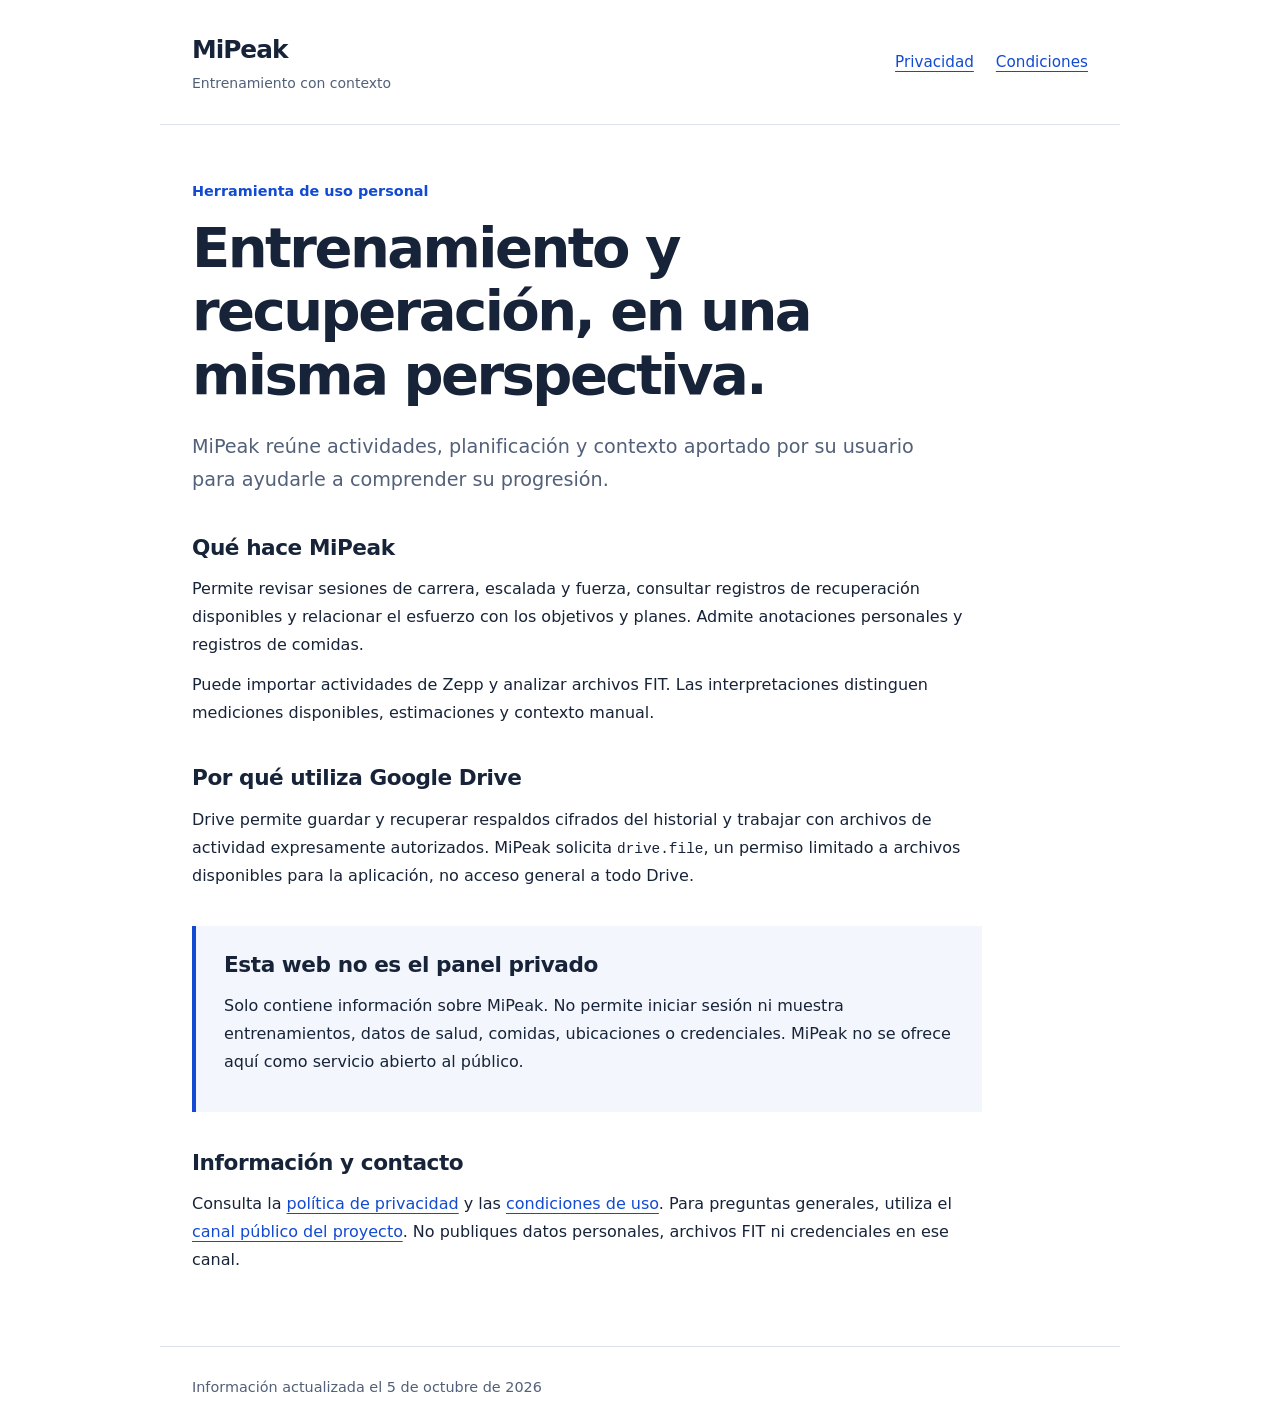
<file: index.html>
<!doctype html>
<html lang="es"><head><meta charset="utf-8"><meta name="viewport" content="width=device-width,initial-scale=1"><meta name="description" content="MiPeak: información sobre una herramienta personal de entrenamiento y recuperación."><title>MiPeak · Información</title><link rel="stylesheet" href="style.css"><link rel="icon" href="favicon.svg"></head><body>
<header><a class="brand" href="index.html">MiPeak<span>Entrenamiento con contexto</span></a><nav aria-label="Información"><a href="privacy.html">Privacidad</a><a href="terms.html">Condiciones</a></nav></header>
<main><p class="eyebrow">Herramienta de uso personal</p><h1>Entrenamiento y recuperación, en una misma perspectiva.</h1><p class="lead">MiPeak reúne actividades, planificación y contexto aportado por su usuario para ayudarle a comprender su progresión.</p>
<section><h2>Qué hace MiPeak</h2><p>Permite revisar sesiones de carrera, escalada y fuerza, consultar registros de recuperación disponibles y relacionar el esfuerzo con los objetivos y planes. Admite anotaciones personales y registros de comidas.</p><p>Puede importar actividades de Zepp y analizar archivos FIT. Las interpretaciones distinguen mediciones disponibles, estimaciones y contexto manual.</p></section>
<section><h2>Por qué utiliza Google Drive</h2><p>Drive permite guardar y recuperar respaldos cifrados del historial y trabajar con archivos de actividad expresamente autorizados. MiPeak solicita <code>drive.file</code>, un permiso limitado a archivos disponibles para la aplicación, no acceso general a todo Drive.</p></section>
<aside><h2>Esta web no es el panel privado</h2><p>Solo contiene información sobre MiPeak. No permite iniciar sesión ni muestra entrenamientos, datos de salud, comidas, ubicaciones o credenciales. MiPeak no se ofrece aquí como servicio abierto al público.</p></aside>
<section><h2>Información y contacto</h2><p>Consulta la <a href="privacy.html">política de privacidad</a> y las <a href="terms.html">condiciones de uso</a>. Para preguntas generales, utiliza el <a href="https://github.com/herlazp/mipeak-info/issues">canal público del proyecto</a>. No publiques datos personales, archivos FIT ni credenciales en ese canal.</p></section></main><footer>Información actualizada el 5 de octubre de 2026</footer></body></html>
</file>
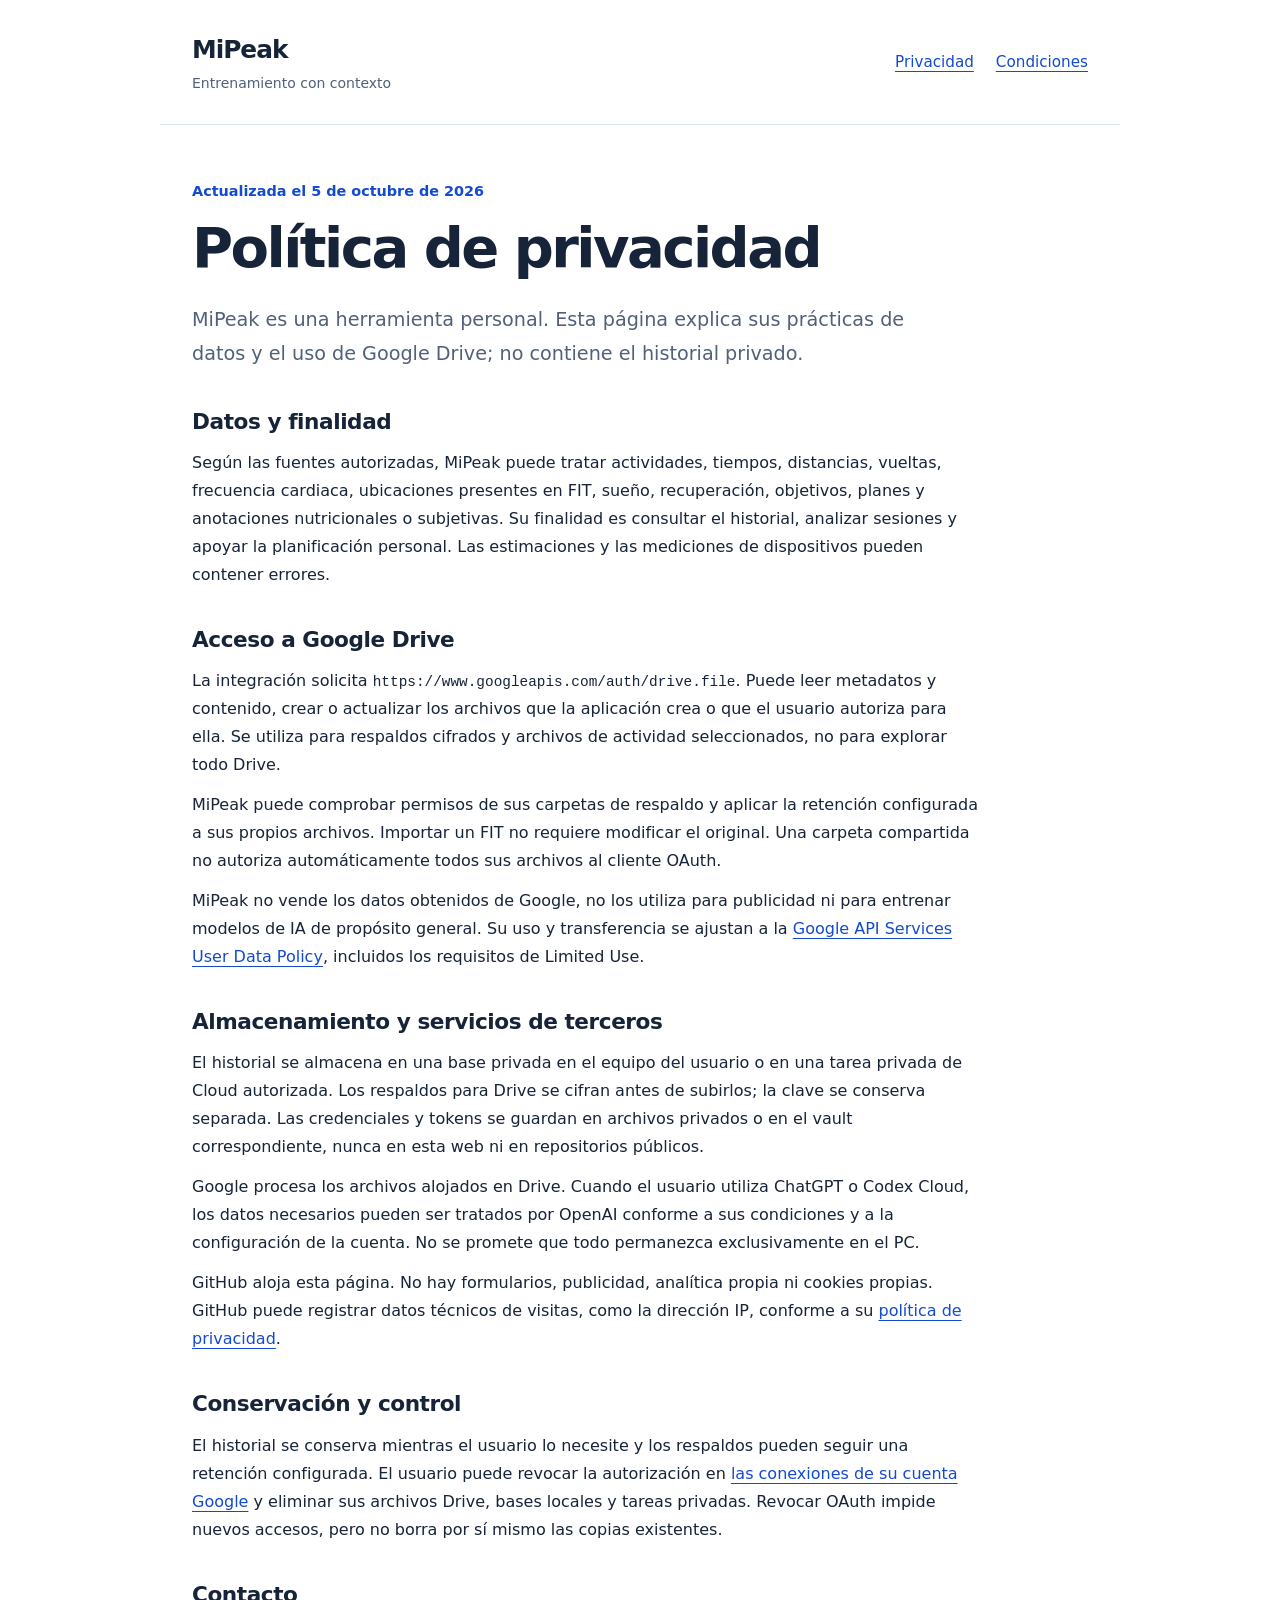
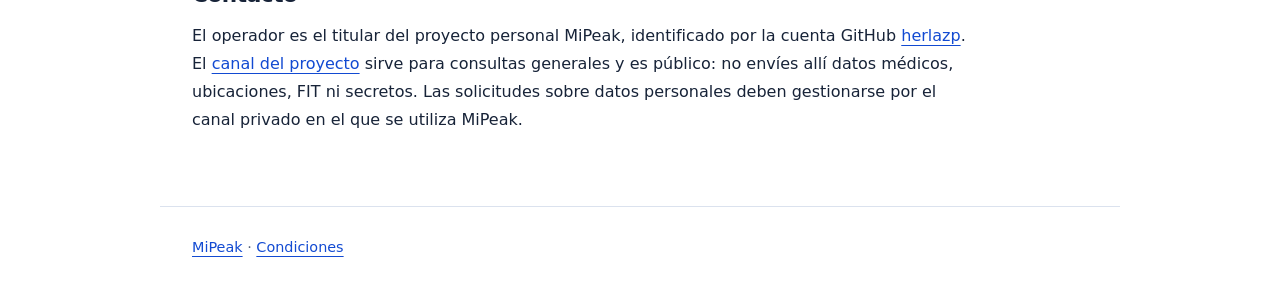
<file: privacy.html>
<!doctype html>
<html lang="es"><head><meta charset="utf-8"><meta name="viewport" content="width=device-width,initial-scale=1"><meta name="description" content="Tratamiento de datos y permisos de Google Drive en MiPeak."><title>Privacidad · MiPeak</title><link rel="stylesheet" href="style.css"><link rel="icon" href="favicon.svg"></head><body>
<header><a class="brand" href="index.html">MiPeak<span>Entrenamiento con contexto</span></a><nav aria-label="Información"><a href="privacy.html" aria-current="page">Privacidad</a><a href="terms.html">Condiciones</a></nav></header>
<main><p class="eyebrow">Actualizada el 5 de octubre de 2026</p><h1>Política de privacidad</h1><p class="lead">MiPeak es una herramienta personal. Esta página explica sus prácticas de datos y el uso de Google Drive; no contiene el historial privado.</p>
<section><h2>Datos y finalidad</h2><p>Según las fuentes autorizadas, MiPeak puede tratar actividades, tiempos, distancias, vueltas, frecuencia cardiaca, ubicaciones presentes en FIT, sueño, recuperación, objetivos, planes y anotaciones nutricionales o subjetivas. Su finalidad es consultar el historial, analizar sesiones y apoyar la planificación personal. Las estimaciones y las mediciones de dispositivos pueden contener errores.</p></section>
<section><h2>Acceso a Google Drive</h2><p>La integración solicita <code>https://www.googleapis.com/auth/drive.file</code>. Puede leer metadatos y contenido, crear o actualizar los archivos que la aplicación crea o que el usuario autoriza para ella. Se utiliza para respaldos cifrados y archivos de actividad seleccionados, no para explorar todo Drive.</p><p>MiPeak puede comprobar permisos de sus carpetas de respaldo y aplicar la retención configurada a sus propios archivos. Importar un FIT no requiere modificar el original. Una carpeta compartida no autoriza automáticamente todos sus archivos al cliente OAuth.</p><p>MiPeak no vende los datos obtenidos de Google, no los utiliza para publicidad ni para entrenar modelos de IA de propósito general. Su uso y transferencia se ajustan a la <a href="https://developers.google.com/terms/api-services-user-data-policy">Google API Services User Data Policy</a>, incluidos los requisitos de Limited Use.</p></section>
<section><h2>Almacenamiento y servicios de terceros</h2><p>El historial se almacena en una base privada en el equipo del usuario o en una tarea privada de Cloud autorizada. Los respaldos para Drive se cifran antes de subirlos; la clave se conserva separada. Las credenciales y tokens se guardan en archivos privados o en el vault correspondiente, nunca en esta web ni en repositorios públicos.</p><p>Google procesa los archivos alojados en Drive. Cuando el usuario utiliza ChatGPT o Codex Cloud, los datos necesarios pueden ser tratados por OpenAI conforme a sus condiciones y a la configuración de la cuenta. No se promete que todo permanezca exclusivamente en el PC.</p><p>GitHub aloja esta página. No hay formularios, publicidad, analítica propia ni cookies propias. GitHub puede registrar datos técnicos de visitas, como la dirección IP, conforme a su <a href="https://docs.github.com/en/site-policy/privacy-policies/github-general-privacy-statement">política de privacidad</a>.</p></section>
<section><h2>Conservación y control</h2><p>El historial se conserva mientras el usuario lo necesite y los respaldos pueden seguir una retención configurada. El usuario puede revocar la autorización en <a href="https://myaccount.google.com/connections">las conexiones de su cuenta Google</a> y eliminar sus archivos Drive, bases locales y tareas privadas. Revocar OAuth impide nuevos accesos, pero no borra por sí mismo las copias existentes.</p></section>
<section><h2>Contacto</h2><p>El operador es el titular del proyecto personal MiPeak, identificado por la cuenta GitHub <a href="https://github.com/herlazp">herlazp</a>. El <a href="https://github.com/herlazp/mipeak-info/issues">canal del proyecto</a> sirve para consultas generales y es público: no envíes allí datos médicos, ubicaciones, FIT ni secretos. Las solicitudes sobre datos personales deben gestionarse por el canal privado en el que se utiliza MiPeak.</p></section></main><footer><a href="index.html">MiPeak</a> · <a href="terms.html">Condiciones</a></footer></body></html>
</file>
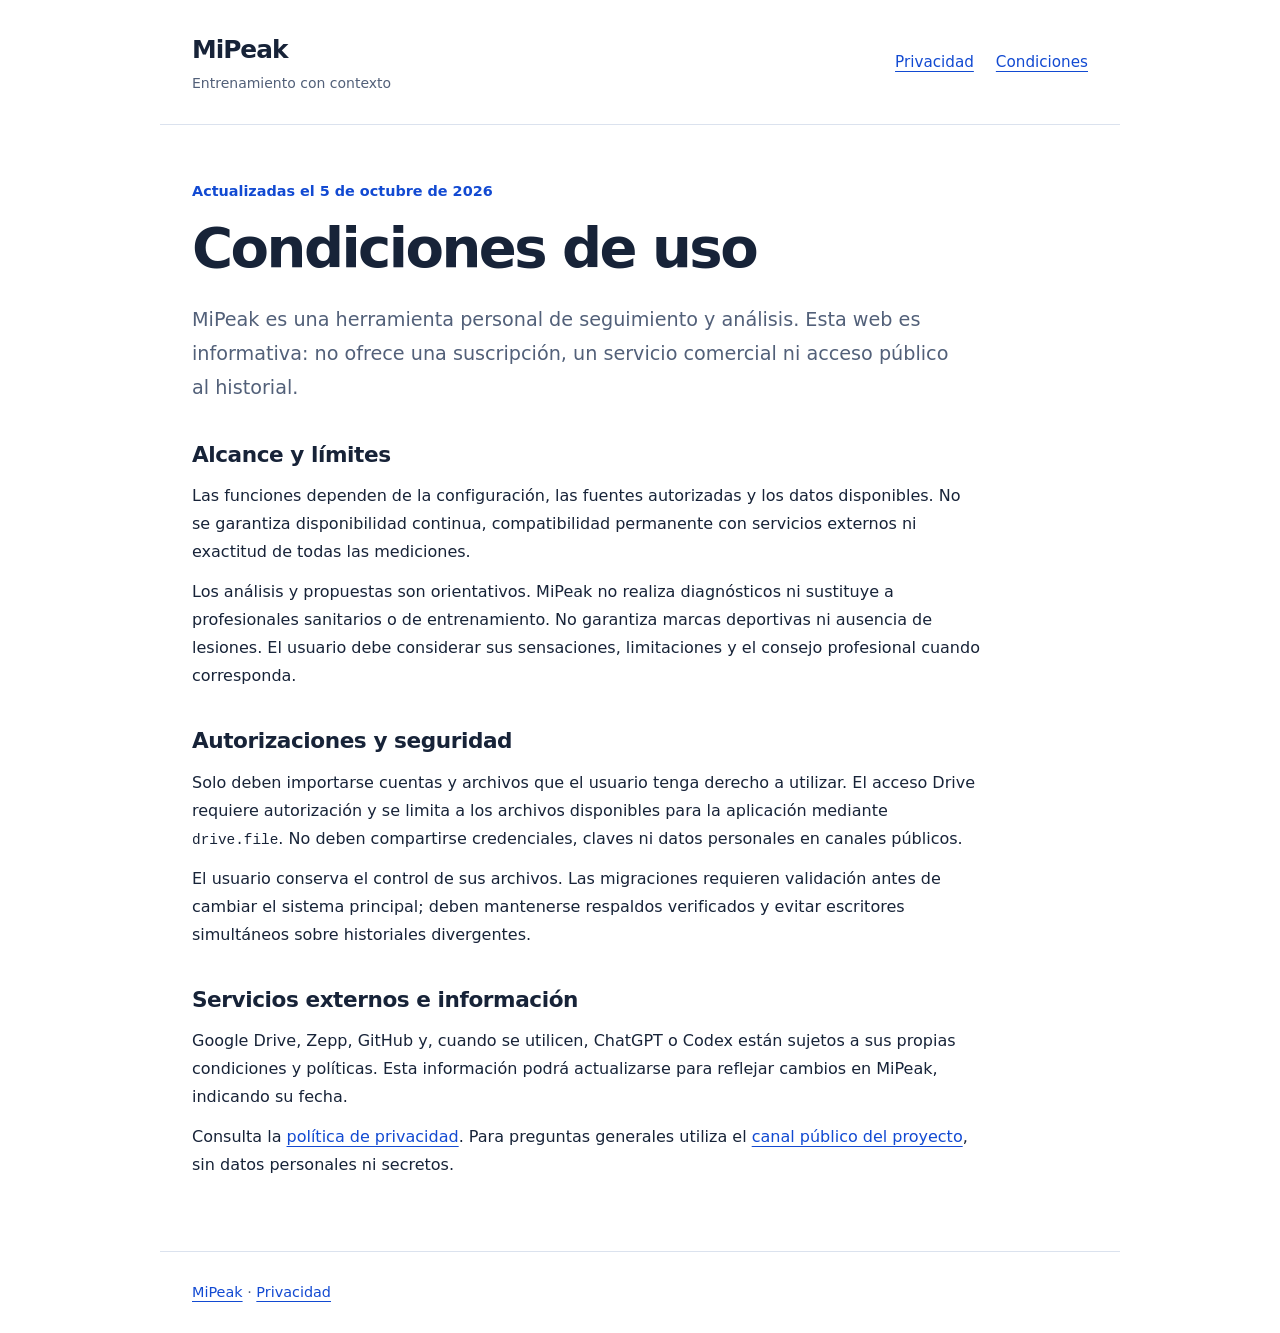
<file: terms.html>
<!doctype html>
<html lang="es"><head><meta charset="utf-8"><meta name="viewport" content="width=device-width,initial-scale=1"><meta name="description" content="Condiciones de uso personal de MiPeak."><title>Condiciones · MiPeak</title><link rel="stylesheet" href="style.css"><link rel="icon" href="favicon.svg"></head><body>
<header><a class="brand" href="index.html">MiPeak<span>Entrenamiento con contexto</span></a><nav aria-label="Información"><a href="privacy.html">Privacidad</a><a href="terms.html" aria-current="page">Condiciones</a></nav></header>
<main><p class="eyebrow">Actualizadas el 5 de octubre de 2026</p><h1>Condiciones de uso</h1><p class="lead">MiPeak es una herramienta personal de seguimiento y análisis. Esta web es informativa: no ofrece una suscripción, un servicio comercial ni acceso público al historial.</p>
<section><h2>Alcance y límites</h2><p>Las funciones dependen de la configuración, las fuentes autorizadas y los datos disponibles. No se garantiza disponibilidad continua, compatibilidad permanente con servicios externos ni exactitud de todas las mediciones.</p><p>Los análisis y propuestas son orientativos. MiPeak no realiza diagnósticos ni sustituye a profesionales sanitarios o de entrenamiento. No garantiza marcas deportivas ni ausencia de lesiones. El usuario debe considerar sus sensaciones, limitaciones y el consejo profesional cuando corresponda.</p></section>
<section><h2>Autorizaciones y seguridad</h2><p>Solo deben importarse cuentas y archivos que el usuario tenga derecho a utilizar. El acceso Drive requiere autorización y se limita a los archivos disponibles para la aplicación mediante <code>drive.file</code>. No deben compartirse credenciales, claves ni datos personales en canales públicos.</p><p>El usuario conserva el control de sus archivos. Las migraciones requieren validación antes de cambiar el sistema principal; deben mantenerse respaldos verificados y evitar escritores simultáneos sobre historiales divergentes.</p></section>
<section><h2>Servicios externos e información</h2><p>Google Drive, Zepp, GitHub y, cuando se utilicen, ChatGPT o Codex están sujetos a sus propias condiciones y políticas. Esta información podrá actualizarse para reflejar cambios en MiPeak, indicando su fecha.</p><p>Consulta la <a href="privacy.html">política de privacidad</a>. Para preguntas generales utiliza el <a href="https://github.com/herlazp/mipeak-info/issues">canal público del proyecto</a>, sin datos personales ni secretos.</p></section></main><footer><a href="index.html">MiPeak</a> · <a href="privacy.html">Privacidad</a></footer></body></html>
</file>
<file: style.css>
:root{--ink:#172338;--muted:#526079;--accent:#124ad2;--line:#dbe2ee;--wash:#f3f6fc}*{box-sizing:border-box}body{margin:0;background:#fff;color:var(--ink);font:1rem/1.75 system-ui,-apple-system,BlinkMacSystemFont,"Segoe UI",sans-serif}header,main,footer{max-width:960px;margin:auto;padding:28px 32px}header{display:flex;align-items:center;justify-content:space-between;border-bottom:1px solid var(--line);gap:24px}.brand{font-size:1.55rem;font-weight:800;letter-spacing:-.04em;text-decoration:none;color:var(--ink)}.brand span{display:block;font-size:.875rem;font-weight:450;letter-spacing:0;color:var(--muted)}nav{display:flex;gap:22px}a{color:var(--accent);text-underline-offset:4px}nav a{font-size:.95rem}main{padding-top:54px;padding-bottom:60px}h1{font-size:clamp(2.1rem,5.4vw,3.5rem);line-height:1.13;letter-spacing:-.045em;max-width:800px;margin:12px 0 24px}h2{font-size:1.35rem;letter-spacing:-.02em;line-height:1.4;margin:0 0 12px}.eyebrow{color:var(--accent);font-size:.9rem;font-weight:650;margin:0}.lead{font-size:1.2rem;color:var(--muted);max-width:760px}section{margin-top:36px;max-width:790px}p{margin:12px 0}aside{background:var(--wash);border-left:4px solid var(--accent);padding:24px 28px;margin-top:36px;max-width:790px}footer{border-top:1px solid var(--line);font-size:.9rem;color:var(--muted)}code{font-size:.9em;overflow-wrap:anywhere}a:focus-visible{outline:3px solid #f5b800;outline-offset:4px}@media(max-width:560px){header,main,footer{padding-left:22px;padding-right:22px}header{align-items:flex-start;flex-direction:column;gap:16px}main{padding-top:36px}nav{gap:20px}aside{padding:20px}h1{font-size:2.25rem}}
</file>
